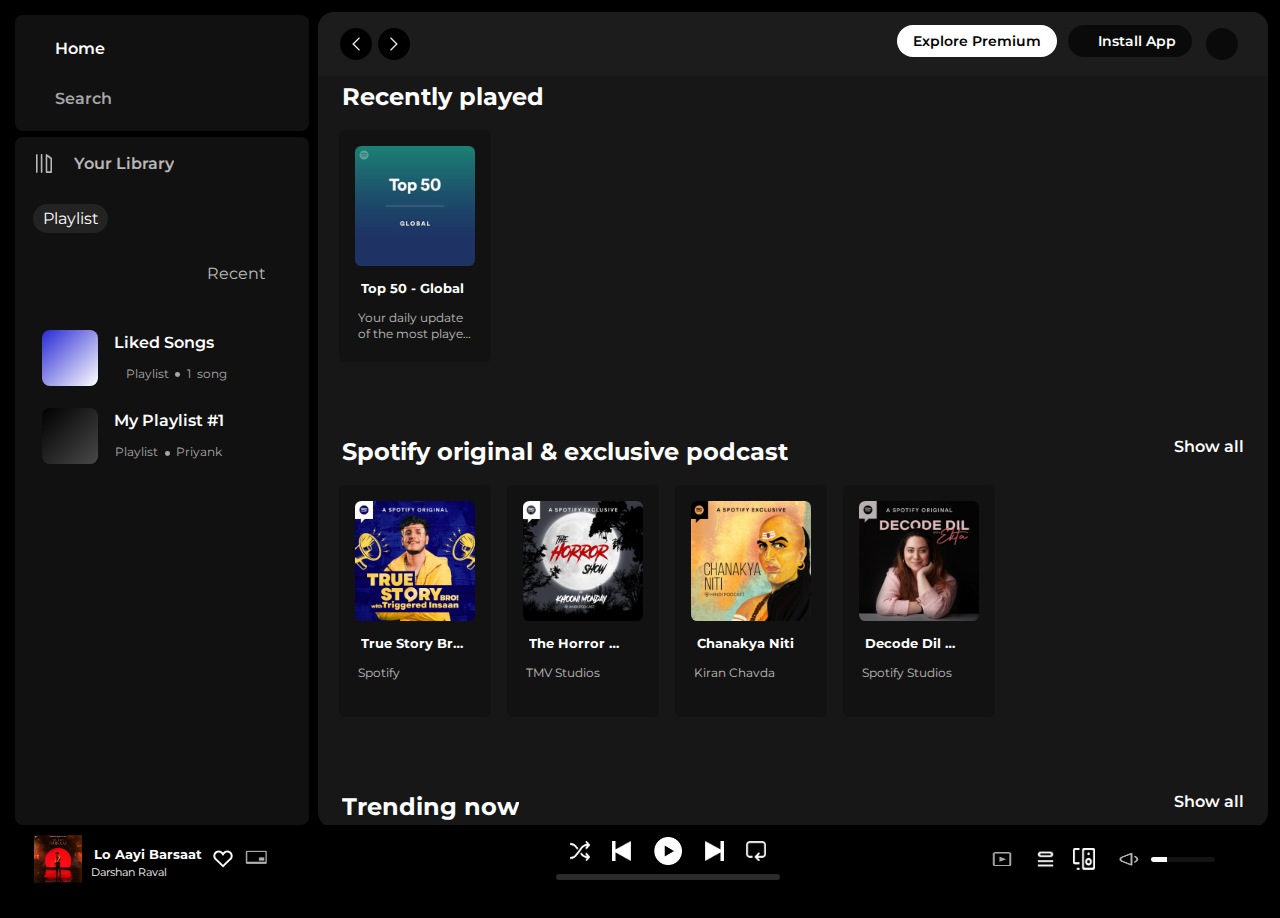
<file: index.html>
<!DOCTYPE html>
<html lang="en">

<head>
    <meta charset="UTF-8" />
    <meta name="viewport" content="width=device-width, initial-scale=1.0" />
    <link rel="stylesheet" href="https://cdnjs.cloudflare.com/ajax/libs/font-awesome/6.4.0/css/all.min.css"
        integrity="sha512-iecdLmaskl7CVkqkXNQ/ZH/XLlvWZOJyj7Yy7tcenmpD1ypASozpmT/E0iPtmFIB46ZmdtAc9eNBvH0H/ZpiBw=="
        crossorigin="anonymous" referrerpolicy="no-referrer" />
    <link rel="icon" href="./Assets/logo.png" />
    <title>Spotify - Web Player: Music for everyone</title>
    <link rel="stylesheet" href="style.css">
    <link rel="preconnect" href="https://fonts.googleapis.com" />
    <link rel="preconnect" href="https://fonts.gstatic.com" crossorigin />
    <link href="https://fonts.googleapis.com/css2?family=Montserrat:wght@300;400;500;600;700&display=swap"
        rel="stylesheet" />
</head>

<body>
    <div class="main">
        <div class="sidebar">
            <div class="nav">
                <div class="nav-option">
                    <i class="fa-solid fa-house"></i>
                    <a href="#">Home</a>
                </div>
                <div class="nav-option search">
                    <i class="fa-solid fa-magnifying-glass"></i>
                    <a href="#">Search</a>
                </div>
            </div>
            <div class="library">
                <div class="option">
                    <div class="lib-option">
                        <img src="./Assets/library_icon.png"></img>
                        <a href="#">Your Library</a>

                    </div>
                    <div class="icon">
                        <i class="fa-solid fa-plus"></i>
                        <i class="fa-solid fa-arrow-right"></i>
                    </div>
                </div>
                <div class="playlist-option">
                    <div class="playlist">Playlist</div>
                </div>
                <div class="recent-option">
                    <i class="fa-solid fa-magnifying-glass"></i>
                    <div class="recent">
                        <div class="recent-text">Recent</div>
                        <i class="fa-solid fa-caret-down"></i>
                    </div>
                </div>
                <div class="boxes">
                    <div class="lib-box-1">
                        <div class="box-1-img">
                            <i class="fa-solid fa-heart" style="color: #ffffff;"></i>
                        </div>
                        <div class="box-1-text">
                            <div class="p-1">Liked Songs</div>
                            <div class="p-2"><i class="fa-solid fa-thumbtack" style="color: #1ebe46;"></i>&nbsp;Playlist
                                <span class="dot"></span> 1 song</div>
                        </div>
                    </div>
                    <div class="lib-box-1">
                        <div class="box-2-img">
                            <i class="fa-solid fa-music" style="color: #fbfcfe;"></i>
                        </div>
                        <div class="box-1-text">
                            <div class="p-1">My Playlist #1</div>
                            <div class="p-2">Playlist <span class="dot"></span> Priyank</div>
                        </div>
                    </div>
                </div>
            </div>
        </div>
        <div class="main-content">
            <div class="nav-main-content">
                <div class="nav-icon">
                    <div class="backward-icon">
                        <img src="./Assets/backward_icon.png" alt="backward_icon">
                    </div>
                    <div class="forward-icon">
                        <img src="./Assets/forward_icon.png" alt="forward_icon">
                    </div>
                </div>
                <div class="nav-badge">
                    <span class="sign-up">Explore Premium</span>
                    <span class="login"><i class="fa-regular fa-circle-down"></i>&nbsp; Install App</span>
                    <span class="user"><i class="fa-regular fa-user" style="color: #fff;"></i></span>
                </div>
            </div>
            <div class="main-content-body">
                <div class="head-section">
                    <h2>Recently played</h2>
                </div>
                <div class="section section-1">
                    <div class="cards card-1">
                        <div class="card-img card-1-img-1 hover-play"><i class="fa-solid fa-circle-play"></i></div>
                        <div class="card-header">
                            <h5 class="header-overflow">Top 50 - Global</h5>
                        </div>
                        <div class="card-body">
                            <p class="card-p">Your daily update of the most played tracks right</p>
                        </div>
                    </div>
                </div>
                <div class="head-section">
                    <h2>Spotify original & exclusive podcast</h2>
                    <a href="#" class="card-chow">Show all</a>
                </div>
                <div class="section section-2">
                    <div class="cards card-2">
                        <div class="card-img card-2-img-1 hover-play"><i class="fa-solid fa-circle-play"></i></div>
                        <div class="card-header">
                            <h5 class="header-overflow">True Story Bro! with Triggered Insaan</h5>
                        </div>
                        <div class="card-body">
                            <p class="card-p">Spotify</p>
                        </div>
                    </div>
                    <div class="cards card-2">
                        <div class="card-img card-2-img-2 hover-play"><i class="fa-solid fa-circle-play"></i></div>
                        <div class="card-header">
                            <h5 class="header-overflow">The Horror Show by Khooni Monday - Scary Stories in Hindi</h5>
                        </div>
                        <div class="card-body">
                            <p class="card-p">TMV Studios</p>
                        </div>
                    </div>
                    <div class="cards card-2">
                        <div class="card-img card-2-img-3 hover-play"><i class="fa-solid fa-circle-play"></i></div>
                        <div class="card-header">
                            <h5 class="header-overflow">Chanakya Niti</h5>
                        </div>
                        <div class="card-body">
                            <p class="card-p">Kiran Chavda</p>
                        </div>
                    </div>
                    <div class="cards card-2    ">
                        <div class="card-img card-2-img-4 hover-play"><i class="fa-solid fa-circle-play"></i></div>
                        <div class="card-header">
                            <h5 class="header-overflow">Decode Dil with Ekta</h5>
                        </div>
                        <div class="card-body">
                            <p class="card-p">Spotify Studios</p>
                        </div>
                    </div>
                </div>
                <div class="head-section">
                    <h2>Trending now</h2>
                    <a href="#" class="card-chow">Show all</a>
                </div>
                <div class="section section-3">
                    <div class="cards card-3">
                        <div class="card-img card-3-img-1 hover-play"><i class="fa-solid fa-circle-play"></i></div>
                        <div class="card-header">
                            <h5 class="header-overflow">Jai Shree Ram</h5>
                        </div>
                        <div class="card-body">
                            <p class="card-p"> Ajay-Atul, Ramanand Sagar</p>
                        </div>
                    </div>
                    <div class="cards card-3">
                        <div class="card-img card-3-img-2 hover-play"><i class="fa-solid fa-circle-play"></i></div>
                        <div class="card-header">
                            <h5 class="header-overflow">Rao Sahab</h5>
                        </div>
                        <div class="card-body">
                            <p class="card-p">Latest Release Single</p>
                        </div>
                    </div>
                    <div class="cards card-3">
                        <div class="card-img card-3-img-3 hover-play"><i class="fa-solid fa-circle-play"></i></div>
                        <div class="card-header">
                            <h5 class="header-overflow">Mi Amor</h5>
                        </div>
                        <div class="card-body">
                            <p class="card-p">Sharn, 40k, The Paul</p>
                        </div>
                    </div>
                    <div class="cards card-3    ">
                        <div class="card-img card-3-img-4 hover-play"><i class="fa-solid fa-circle-play"></i></div>
                        <div class="card-header">
                            <h5 class="header-overflow">Lo Aayi Barsaat</h5>
                        </div>
                        <div class="card-body">
                            <p class="card-p">Darshan Raval</p>
                        </div>
                    </div>
                </div>
                <div class="head-section">
                    <h2>Featured Charts</h2>
                    <a href="#" class="card-chow">Show all</a>
                </div>
                <div class="section section-4">
                    <div class="cards card-4">
                        <div class="card-img card-4-img-1 hover-play"><i class="fa-solid fa-circle-play"></i></div>
                        <div class="card-header">
                            <h5 class="header-overflow">Top Songs - Global</h5>
                        </div>
                        <div class="card-body">
                            <p class="card-p">Your weekly update of the most played tracks right now - Global</p>
                        </div>
                    </div>
                    <div class="cards card-4">
                        <div class="card-img card-4-img-2 hover-play"><i class="fa-solid fa-circle-play"></i></div>
                        <div class="card-header">
                            <h5 class="header-overflow">Top Songs - India</h5>
                        </div>
                        <div class="card-body">
                            <p class="card-p">Your weekly update of the most played tracks right now - India</p>
                        </div>
                    </div>
                    <div class="cards card-4">
                        <div class="card-img card-4-img-3 hover-play"><i class="fa-solid fa-circle-play"></i></div>
                        <div class="card-header">
                            <h5 class="header-overflow">Top 50 - Global</h5>
                        </div>
                        <div class="card-body">
                            <p class="card-p">Your weekly update of the most played tracks right now - Global</p>
                        </div>
                    </div>
                    <div class="cards card-4">
                        <div class="card-img card-4-img-4 hover-play"><i class="fa-solid fa-circle-play"></i></div>
                        <div class="card-header">
                            <h5 class="header-overflow">Top 50 - India</h5>
                        </div>
                        <div class="card-body">
                            <p class="card-p">Your weekly update of the most played tracks right now - India<</p>
                        </div>
                    </div>
                </div>
                <div class="footer">
                    <div class="footer-up">
                        <div class="footer-list-link">
                            <div class="company">
                                <h4>Company</h4>
                                <span><a href="#">About</a></span>
                                <span><a href="#">Jobs</a></span>
                                <span><a href="#">For the Record</a></span>
                            </div>
                            <div class="communities">
                                <h4>Communities</h4>
                                <span><a href="#">For Artists</a></span>
                                <span><a href="#">Developers</a></span>
                                <span><a href="#">Advertising</a></span>
                                <span><a href="#">Investoes</a></span>
                                <span><a href="#">Vendors</a></span>
                                <span><a href="#">Spotify for Works</a></span>
                            </div>
                            <div class="useful-links">
                                <h4>Useful links</h4>
                                <span><a href="#">Support</a></span>
                                <span><a href="#">For Mobile App</a></span>
                            </div>
                        </div>
                        <div class="social-media">
                            <span class="social-media-icon"><i class="fa-brands fa-instagram"
                                    style="color: #ffffff;"></i></span>
                            <span class="social-media-icon"><i class="fa-brands fa-twitter"
                                    style="color: #ffffff;"></i></span>
                            <span class="social-media-icon"><i class="fa-brands fa-facebook"
                                    style="color: #ffffff;"></i></span>

                        </div>
                    </div>
                    <hr>
                    <div class="footer-terms">
                        <div class="list-1">
                            <span>Legal</span>
                            <span>Privacy Center</span>
                            <span>Privacy Policy</span>
                            <span>Cookies</span>
                            <span>About Ads</span>
                            <span>Accessibility</span>
                        </div>
                        <div class="list-2"><span>&copy; 2023 Spotify AB</span></div>
                    </div>
                </div>
            </div>
        </div>
        <div class="music-player">
            <div class="player-box-1">
                <div class="play-song-icon-1"><img src="./Assets/lo_ayi_barsat.jpg" alt=""></div>
                <div class="play-song-icon-2">
                    <h5>Lo Aayi Barsaat</h5>
                    <p class="play-song-para">Darshan Raval</p>
                </div>
                <div class="play-song-icon-3"><img src="./Homework assets/album_icon1.png" alt=""></div>
                <div class="play-song-icon-4"><img src="./Homework assets/album_icon2.png" alt=""></div>
            </div>
            <div class="player-box-2">
                <div class="playback-control">
                    <div class="box-2-icon-1"><img src="./Assets/player_icon1.png" alt=""></div>
                    <div class="box-2-icon-2"><img src="./Assets/player_icon2.png" alt=""></div>
                    <div class="box-2-icon-3"><img src="./Assets/player_icon3.png" alt=""></div>
                    <div class="box-2-icon-4"><img src="./Assets/player_icon4.png" alt=""></div>
                    <div class="box-2-icon-5"><img src="./Assets/player_icon5.png" alt=""></div>
                </div>
                <div class="playback-bar">
                    <div class="bar-icon-1"></div>
                </div>

            </div>
            <div class="player-box-3">
                <span class="music-img-1"><img src="./Homework assets/controls_icon1.png" alt=""></span>
                <span class="music-img-2"><img src="./Homework assets/controls_icon3.png" alt=""></span>
                <span class="music-img-3"><img src="./Homework assets/controls_icon4.png" alt=""></span>
                <span class="music-img-4"><img src="./Homework assets/controls_icon5.png" alt=""></span>
                <span class="music-img-5"></span>

            </div>
        </div>
    </div>
</body>

</html>
</file>
<file: style.css>
* {
  font-family: "Montserrat", sans-serif;
  margin: 3px;
  padding: 0;
  color: white;
  overflow: hidden;
}
body {
  background-color: black;
}
.main {
  display: flex;
  height: 100vh;
}
.sidebar {
  width: 300px;
  border-radius: 1rem;
  display: flex;
  flex-direction: column;
  height: calc(100vh - 84px);
}
.main-content {
  background-color: #1d1c1cd3;
  flex: 1;
  border-radius: 1rem;
  overflow: auto;
  /* scrollbar-color: rgb(209, 18, 18) rgb(202, 19, 19); */
  height: calc(100vh - 84px);
}
.music-player {
  background-color: black;
  position: fixed;
  bottom: 0px;
  width: 100%;
  height: 72px;
}
a {
  text-decoration: none;
  font-weight: 600;
}
.nav {
  background-color: #161515d3;
  display: flex;
  flex-direction: column;
  justify-content: space-around;
  align-content: center;
  padding: 0.5rem 0.75rem;
  height: 100px;
  border-radius: 0.5rem;
}

.nav-option {
  display: flex;
  gap: 1rem;
}
.nav-option a {
  font-size: 1rem;
}
.nav-option i {
  font-size: 1.25rem;
}
.search a,
.search i {
  color: #ffffffa2;
}
.search:hover a,
.search:hover i {
  color: #fff;
  transition: all 700ms ease;
  cursor: pointer;
}
.library {
  flex: 1;
  background-color: #161515d3;
  border-radius: 0.5rem;
  padding: 0.5rem 0.75rem;
  display: flex;
  flex-direction: column;
  gap: 1rem;
}
.option {
  display: flex;
  justify-content: space-between;
}
.icon {
  display: flex;
  gap: 1rem;
}
.lib-option {
  display: flex;
  gap: 1rem;
}
.lib-option a,
.lib-option img,
.fa-plus,
.fa-arrow-right {
  opacity: 0.7;
}
.lib-option:hover a,
.lib-option:hover img {
  opacity: 1;
  transition: all 700ms ease;
  cursor: pointer;
}

.lib-option img {
  width: 1rem;
}
.fa-plus,
.fa-arrow-right {
  font-size: 1rem;
}

.playlist {
  padding: 0.3rem 0.6rem;
  color: #fff;
  border-radius: 1.5rem;
  background-color: #302f2f9f;
  width: fit-content;
}
.playlist:hover {
  background-color: #333333;
  transition: all 400ms ease;
  cursor: pointer;
}
.recent-option {
  display: flex;
  justify-content: space-between;
  align-content: center;
}
.recent-option .fa-magnifying-glass {
  opacity: 0.7;
}
.recent-option .fa-magnifying-glass:hover {
  opacity: 1;
}

.recent {
  display: flex;
  gap: 1rem;
  opacity: 0.7;
}
.recent:hover {
  opacity: 1;
  cursor: pointer;
}
.recent i {
  font-size: 1.25rem;
}
.recent-option .fa-magnifying-glass {
  height: 1rem;
  padding: 0.5rem;
}
.lib-box-1 {
  display: flex;
  gap: 0.4rem;
  border-radius: 0.5rem;
  padding: 0.4rem;
}
.lib-box-1:hover {
  background-color: #1d1c1c;
  transition: all 400ms ease;
  cursor: pointer;
}
.box-1-text {
  display: flex;
  flex-direction: column;
  gap: 0.5rem;
}
.p-2 {
  display: flex;
  justify-content: center;
  word-spacing: 0.2rem;
  font-size: 12px;
  color: #ffffffa2;
}
.p-1 {
  font-weight: 600;
  color: #fff;
}
.box-1-img {
  height: 3.5rem;
  width: 3.5rem;
  background: linear-gradient(135deg, rgb(41, 41, 212), white);
  display: flex;
  justify-content: center;
  align-items: center;
  font-size: 1.5rem;
  border-radius: 0.5rem;
}
.box-2-img {
  height: 3.5rem;
  width: 3.5rem;
  background: linear-gradient(135deg, black, rgb(73, 73, 73));
  display: flex;
  justify-content: center;
  align-items: center;
  font-size: 1.5rem;
  border-radius: 0.5rem;
  color: rgb(73, 73, 73);
}
.dot {
  height: 0.3rem;
  width: 0.3rem;
  border-radius: 50%;
  background-color: #ffffffa2;
  margin: 0.4rem;
}
.nav-main-content {
  display: flex;
  justify-content: space-between;
  align-items: center;
  height: 3rem;
  padding: 0.5rem 1rem;
  background-color: #1d1c1c;
  position: sticky;
  top: 0;
  margin: 0;
  z-index: 2;
}
.nav-icon {
  display: flex;
}
.backward-icon img,
.forward-icon img {
  width: 1rem;
  height: 1rem;
}
.backward-icon img:hover,
.forward-icon img:hover {
  cursor: not-allowed;
}
.backward-icon,
.forward-icon {
  width: 2rem;
  height: 2rem;
  border-radius: 50%;
  background-color: black;
  display: flex;
  justify-content: center;
  align-items: center;
}
.nav-badge {
  display: flex;
  gap: 0.7rem;
  padding: 0.5rem;
}
.sign-up {
  color: #000;
  padding: 0.25rem 1rem;
  border-radius: 2.5rem;
  font-size: 0.85rem;
  background-color: white;
  font-weight: 600;
  display: flex;
  height: 2rem;
  box-sizing: border-box;
  margin: 0;
  align-items: center;
  justify-content: center;
}

.login {
  background-color: #000000a2;
  color: #fff;
  font-weight: 600;
  padding: 0.25rem 1rem 0.25rem 1rem;
  font-size: 0.85rem;
  display: flex;
  align-items: center;
  justify-content: center;
  height: 2rem;
  border-radius: 1.5rem;
  box-sizing: border-box;
  margin: 0;
}
.fa-circle-down {
  font-size: 1rem;
}
.user {
  background-color: #000000a2;
  width: 2rem;
  height: 2rem;
  display: flex;
  justify-content: center;
  align-items: center;
  border-radius: 50%;
}
.login:hover,
.sign-up:hover {
  cursor: pointer;
  scale: 1.05;
  transition: all 100ms ease;
}
@media (max-width: 1023px) {
  .sign-up,
  .forward-icon {
    display: none;
  }
}
.user:hover {
  scale: 1.04;
  cursor: pointer;
  transition: all 100ms ease;
}
i:hover,
img:hover {
  cursor: pointer;
}
.main-content-body {
  margin: 0;
  padding: 0 1.125rem;
}
.cards {
  width: 9.5rem;
  height: 14.5rem;
  background-color: #131212;
  margin: 0;
  padding: 1rem;
  box-sizing: border-box;
  border-radius: 0.4rem;
}
.card-img {
  width: 7.5rem;
  height: 7.5rem;
  border-radius: 0.4rem;
  margin: 0;
  overflow: hidden;
}

.card-1-img-1 {
  background: url("./Assets/card1img.jpeg");
  background-size: cover;
  background-repeat: no-repeat;
}
.card-2-img-1 {
  background: url("./Assets/trigard_insaan.jpg");
  background-size: cover;
  background-repeat: no-repeat;
}
.card-2-img-2 {
  background: url("./Assets/Horror_show.jpg");
  background-size: cover;
  background-repeat: no-repeat;
}
.card-2-img-3 {
  background: url("./Assets/chanakya_niti.jpg");
  background-size: cover;
  background-repeat: no-repeat;
}
.card-2-img-4 {
  background: url("./Assets/decode_dil.jpg");
  background-size: cover;
  background-repeat: no-repeat;
}
.card-3-img-1 {
  background: url("./Assets/jai_shree_ram.jpg");
  background-size: cover;
  background-repeat: no-repeat;
}
.card-3-img-2 {
  background: url("./Assets/rao_saab.jpg");
  background-size: cover;
  background-repeat: no-repeat;
}
.card-3-img-3 {
  background: url("./Assets/mi_amor.jpg");
  background-size: cover;
  background-repeat: no-repeat;
}
.card-3-img-4 {
  background: url("./Assets/lo_ayi_barsat.jpg");
  background-size: cover;
  background-repeat: no-repeat;
}
.card-4-img-1 {
  background: url("./Assets/card5img.jpeg");
  background-size: cover;
  background-repeat: no-repeat;
}
.card-4-img-2 {
  background: url("./Assets/card7.jpg");
  background-size: cover;
  background-repeat: no-repeat;
}
.card-4-img-3 {
  background: url("./Assets/card1img.jpeg");
  background-size: cover;
  background-repeat: no-repeat;
}
.card-4-img-4 {
  background: url("./Assets/card8.jpg");
  background-size: cover;
  background-repeat: no-repeat;
}
.card-header {
  padding: 0.5rem 0;
  font-size: 0.98rem;
}
.card-p {
  font-size: 0.75rem;
  line-height: 1rem;
  overflow: hidden;
  opacity: 0.7;
  margin: 0;
  height: 2rem;
  -webkit-line-clamp: 2;
  display: -webkit-box;
  white-space: pre-wrap;
  -webkit-box-orient: vertical;
}
.cards:hover {
  cursor: pointer;
  background-color: #1f1f1f;
}
.section {
  margin-bottom: 4rem;
  height: 15rem;
}
.card-show {
  color: white;
  opacity: 0.5;
  text-decoration: none;
  font-size: 0.85rem;
}
.head-section {
  display: flex;
  justify-content: space-between;
}
.head-section h2:hover,
.head-section a:hover {
  text-decoration: underline;
}

.header-overflow {
  overflow: hidden;
  -webkit-line-clamp: 1;
  display: -webkit-box;
  white-space: pre-wrap;
  -webkit-box-orient: vertical;
}
.section {
  display: flex;
  gap: 1rem;
  margin-top: 1rem;
  overflow: hidden;
  flex-wrap: wrap;
}

.fa-circle-play {
  font-size: 2rem;
  color: rgb(24, 207, 24);
  background-color: #000;
  border-radius: 50%;
  position: relative;
  transition: all 200ms ease-in-out;
  bottom: -3rem;
}
.hover-play {
  display: flex;
  justify-content: flex-end;
  align-items: flex-end;
}
.cards:hover .fa-circle-play {
  position: relative;
  bottom: 0rem;
  transition: all 200ms ease-in-out;
}
.footer-up {
  display: flex;
  margin: 0;
  flex-wrap: wrap;
  justify-content: space-between;
}

.footer-list-link {
  display: flex;
  width: 50%;
  flex-wrap: wrap;
  justify-content: space-between;
  margin: 0;
  gap: 2rem;
}
.communities,
.company,
.useful-links {
  height: 14.2rem;
  margin: 0;
}
.useful-links span {
  display: flex;
  flex-direction: column;
  opacity: 0.7;
}
.footer-list-link span {
  display: flex;
  flex-direction: column;
  opacity: 0.7;
}
.footer-list-link span a {
  font-weight: 100;
}
.footer-list-link a:hover {
  text-decoration: underline;
  cursor: pointer;
  opacity: 1;
}
.social-media {
  padding: 0rem;
  width: 12rem;
}
.social-media-icon {
  display: inline-block;
  padding: 0.62rem;
  box-sizing: border-box;
  margin: 0.5rem;
  align-self: center;
  width: 2.5rem;
  height: 2.5rem;
  background-color: #2b2b2b;
  border-radius: 50%;
}
.social-media-icon:hover {
  cursor: pointer;
  background-color: #383737;
}
.footer-terms {
  font-size: 0.85rem;
  margin: 2rem;
  display: flex;
  gap: 1rem;
  flex-wrap: wrap;
}
.list-1 {
  display: flex;
  gap: 1rem;
  flex-wrap: wrap;
}
.list-2 span {
  opacity: 0.7;
}
.list-2 span:hover {
  opacity: 1;
  cursor: pointer;
}
.footer-terms span {
  margin: 0;
  opacity: 0.7;
}
.footer-terms span:hover {
  opacity: 1;
  cursor: pointer;
}
::-webkit-scrollbar {
  width: 1rem;
  background-color: #1d1c1cd3;
}
::-webkit-scrollbar-thumb {
  background: rgb(59, 59, 59);
}
::-webkit-scrollbar-thumb:hover {
  background: #6b6b6b;
}
.music-player{
    display: flex;
    align-items: center;

}
.player-box-1{
    width: 30%;
    margin: 0;
    min-width: 240px;
}
.player-box-2{
    width: 40%;
    min-width: 320px;
    margin: 0;
}
.player-box-3{
    width: 30%;
    min-width: 240px;
    margin: 0;
    display: flex;
    justify-content: center;
    align-items: center;
    height: 2rem;

}
.player-box-3 span{
    margin: 0 .5rem;
}
.player-box-3 span img{
    background-size: contain;
    margin: 0;
}
.music-img-3 img{
    width: 1.4rem;
    height: 1.4rem;
}
.music-img-1 img{
    width: 2rem;
    height: 2rem;
}
.music-img-2 img{
    width: 1.4rem;
    height: 1.4rem;
}
.music-img-4 img{
    width: 2rem;
    height: 2rem;
}
.music-img-5{
    width: 4rem;
    height: .3rem;
    border-radius: .15rem;
    background: linear-gradient(to right, white 25%, rgb(19, 19, 19) 10%);
    margin-left: 0;
    position: relative;
    top: -.1rem;
    left: -.5rem;
}
.music-img-5:hover{
    background: linear-gradient(to right, rgb(11, 241, 68) 25%, rgb(19, 19, 19) 10%);
    cursor: pointer;
}
.player-box-2{
    display: flex;
    flex-direction: column;
    margin: 0;
}
.playback-control{
    height: 2rem;
    margin: 0;
    display: flex;
    justify-content: center;
    align-items: center;
}
.playback-bar{
    height: 1rem;
    margin: 0;
}
.playback-control div{
    margin: 0 .7rem;
}
.playback-control img{
    width: 1.2rem;
    height: 1.2rem;
    margin: 0;
    opacity: .1rem;
}
.playback-bar{
    display: flex;
    justify-content: center;
    align-items: center;
}
.bar-icon-1{
    margin: 0;
    width: 14rem;
    height: .4rem;
    border-radius: .2rem;
    background-color: #2b2b2b;
}
.box-2-icon-3 img{
    width: 1.8rem;
    height: 1.8rem;
}
.box-2-icon-3 img:hover{
    scale: 1.05;
}
.player-box-1{
    display: flex;
    padding: 1rem;
    justify-content: flex-start;
    align-items: center;
}
.play-song-icon-1 img{
    width: 3rem;
    height: 3rem;
}
.play-song-icon-2{
    display: flex;
    flex-direction: column;
    justify-content: center;
}
.play-song-para{
    font-size: .7rem;
    margin: 0;
}
.play-song-icon-3 img{
    width: 1.5rem;
    height: 1.5rem;
    margin: 0;
}
.play-song-icon-4 img{
    width: 2rem;
    height: 2rem;
    margin: 0;
}
</file>
